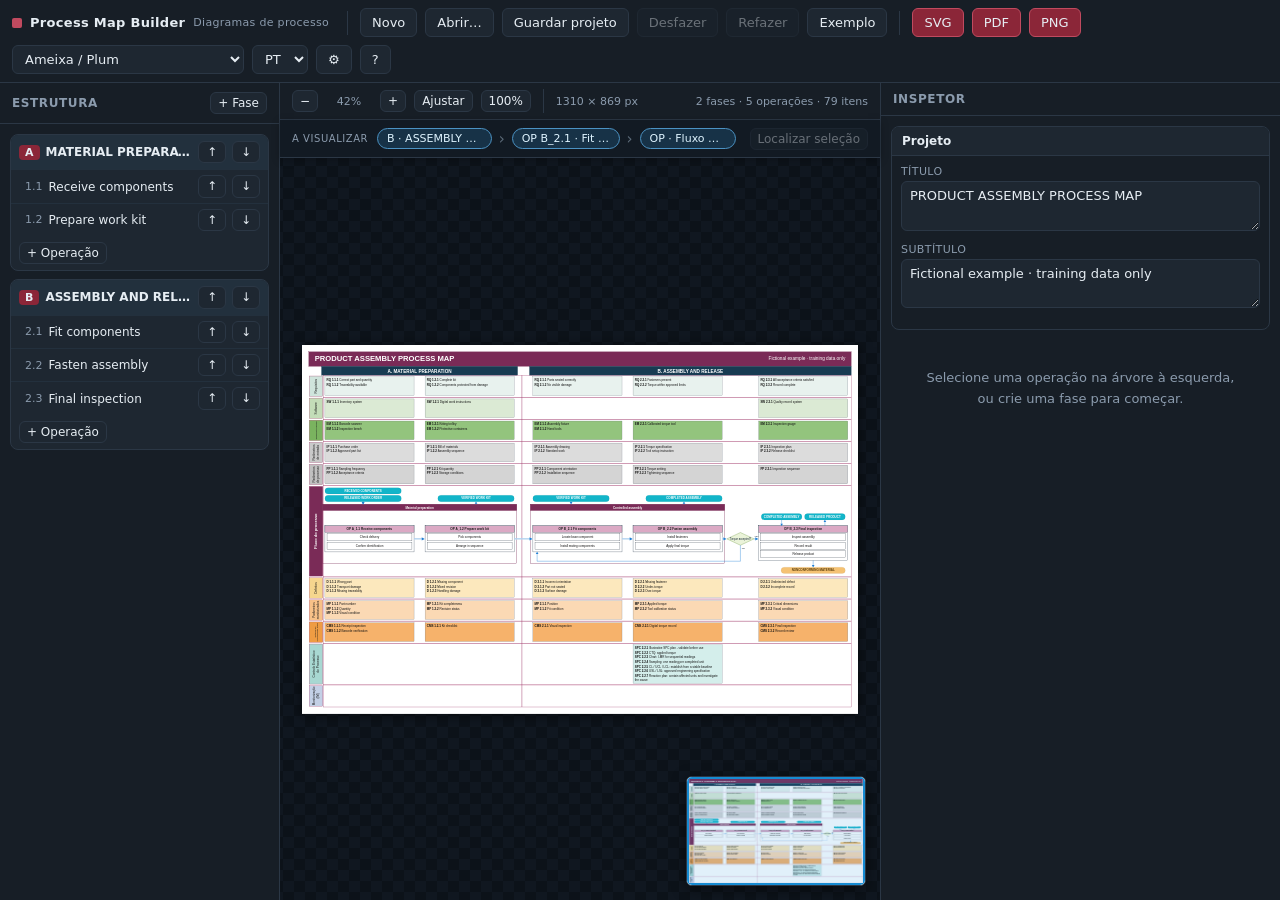
<file: app/index.html>
<!DOCTYPE html>
<html lang="pt">
<head>
<meta charset="utf-8">
<meta name="viewport" content="width=device-width, initial-scale=1">
<meta http-equiv="refresh" content="0; url=ProcessMap_Builder.html">
<title>Process Map Builder</title>
<link rel="canonical" href="ProcessMap_Builder.html">
</head>
<body>
<p><a href="ProcessMap_Builder.html">Abrir Process Map Builder</a></p>
<script>location.replace("ProcessMap_Builder.html"+location.search+location.hash);</script>
</body>
</html>
</file>
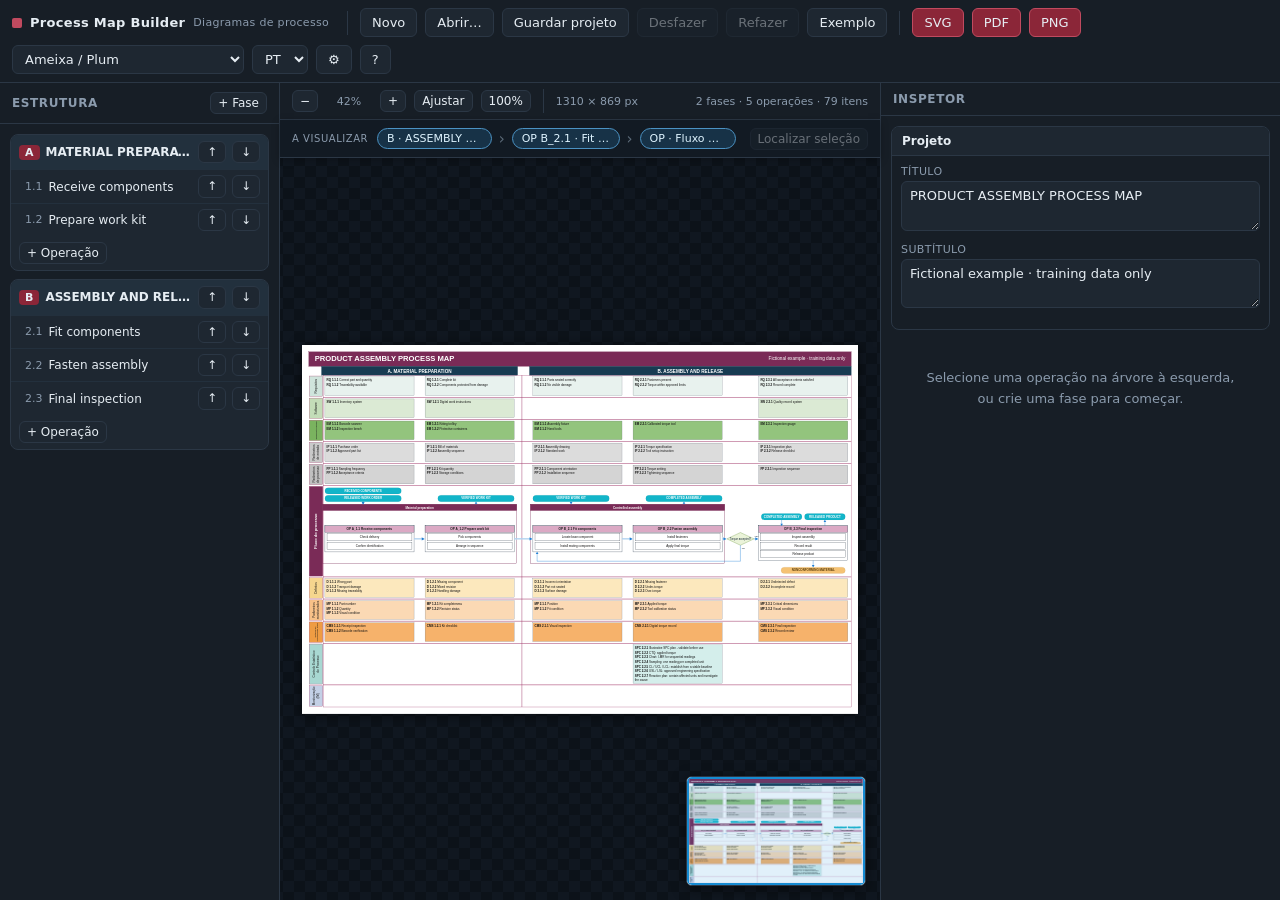
<file: app/ProcessMap_Builder.html>
<!DOCTYPE html>
<html lang="pt">
<head>
<meta charset="utf-8">
<meta name="viewport" content="width=device-width, initial-scale=1">
<title>Process Map Builder</title>
<link rel="stylesheet" href="ProcessMap_Builder.css">
</head>
<body>
<div id="app">
  <div id="topbar">
    <div id="brand"><span class="dot"></span><span>Process Map Builder</span><small id="brandSub">Diagramas de processo</small></div>
    <div class="tb-sep"></div>
    <button class="btn" id="btnNew" data-i18n="new">Novo</button>
    <button class="btn" id="btnOpen" data-i18n="open">Abrir…</button>
    <button class="btn" id="btnSave" data-i18n="save">Guardar projeto</button>
    <button class="btn" id="btnUndo" data-i18n="undo" disabled>Desfazer</button>
    <button class="btn" id="btnRedo" data-i18n="redo" disabled>Refazer</button>
    <button class="btn" id="btnExample" data-i18n="example">Exemplo</button>
    <div class="tb-sep"></div>
    <button class="btn primary" id="btnSvg">SVG</button>
    <button class="btn primary" id="btnPdf">PDF</button>
    <button class="btn primary" id="btnPng">PNG</button>
    <div class="spacer"></div>
    <select id="themeSel" title="Tema"></select>
    <select id="langSel" title="Idioma"><option value="pt">PT</option><option value="en">EN</option></select>
    <button class="btn" id="btnSettings">⚙</button>
    <button class="btn" id="btnHelp">?</button>
  </div>

  <div id="main">
    <!-- ================= TREE ================= -->
    <div id="tree">
      <div class="pane-head"><span data-i18n="structure">Estrutura</span>
        <div class="spacer"></div>
        <button class="btn sm" id="btnAddPhase">+ <span data-i18n="phase">Fase</span></button>
      </div>
      <div class="pane-body" id="treeBody"></div>
    </div>

    <!-- ================= CENTER ================= -->
    <div id="center">
      <div id="viewbar">
        <button class="btn sm hidden" id="btnTreeToggle" data-i18n-title="structure" aria-label="Estrutura">☰</button>
        <button class="btn sm" id="zOut">−</button>
        <span id="zLbl" class="tiny" style="width:46px;text-align:center">100%</span>
        <button class="btn sm" id="zIn">+</button>
        <button class="btn sm" id="zFit" data-i18n="fit">Ajustar</button>
        <button class="btn sm" id="z100">100%</button>
        <div class="tb-sep"></div>
        <span class="tiny" id="dims"></span>
        <div class="spacer"></div>
        <span class="tiny" id="stats"></span>
        <button class="btn sm hidden" id="btnInspectorToggle" data-i18n-title="inspector" aria-label="Inspetor">☷</button>
      </div>
      <div id="mapContext" aria-live="polite">
        <span class="context-caption" data-i18n="viewing">A visualizar</span>
        <button class="context-chip" id="contextPhase" type="button" disabled>—</button>
        <span class="context-separator">›</span>
        <button class="context-chip" id="contextOperation" type="button" disabled>—</button>
        <span class="context-separator">›</span>
        <button class="context-chip" id="contextLayer" type="button" disabled>—</button>
        <div class="spacer"></div>
        <button class="btn sm" id="btnLocateSelection" type="button" data-i18n="locateSelection">Localizar seleção</button>
      </div>
      <div id="canvasWrap" tabindex="0" aria-label="Pré-visualização do mapa de processo">
        <div id="stageOuter"><div id="stage"></div></div>
        <div id="minimap" aria-label="Minimapa" role="navigation"><div id="miniView"></div></div>
      </div>
    </div>

    <!-- ================= INSPECTOR ================= -->
    <div id="inspector">
      <div class="pane-head"><span id="inspTitle" data-i18n="inspector">Inspetor</span></div>
      <div class="pane-body" id="inspBody"></div>
    </div>
  </div>
</div>

<dialog id="dlgSettings">
  <div class="dlg-h" data-i18n="settings">Definições</div>
  <div class="dlg-b" id="settingsBody"></div>
  <div class="dlg-f"><button class="btn" id="setClose" data-i18n="close">Fechar</button></div>
</dialog>

<dialog id="dlgHelp">
  <div class="dlg-h" data-i18n="helpTitle">Como usar</div>
  <div class="dlg-b" id="helpBody"></div>
  <div class="dlg-f"><button class="btn" id="helpClose" data-i18n="close">Fechar</button></div>
</dialog>

<input type="file" id="fileInput" accept=".json,application/json" style="display:none">
<div id="toast"></div>

<script src="ProcessMap_Core.js"></script>
<script src="ProcessMap_Export.js"></script>
<script src="ProcessMap_UI.js"></script>
</body>
</html>
</file>
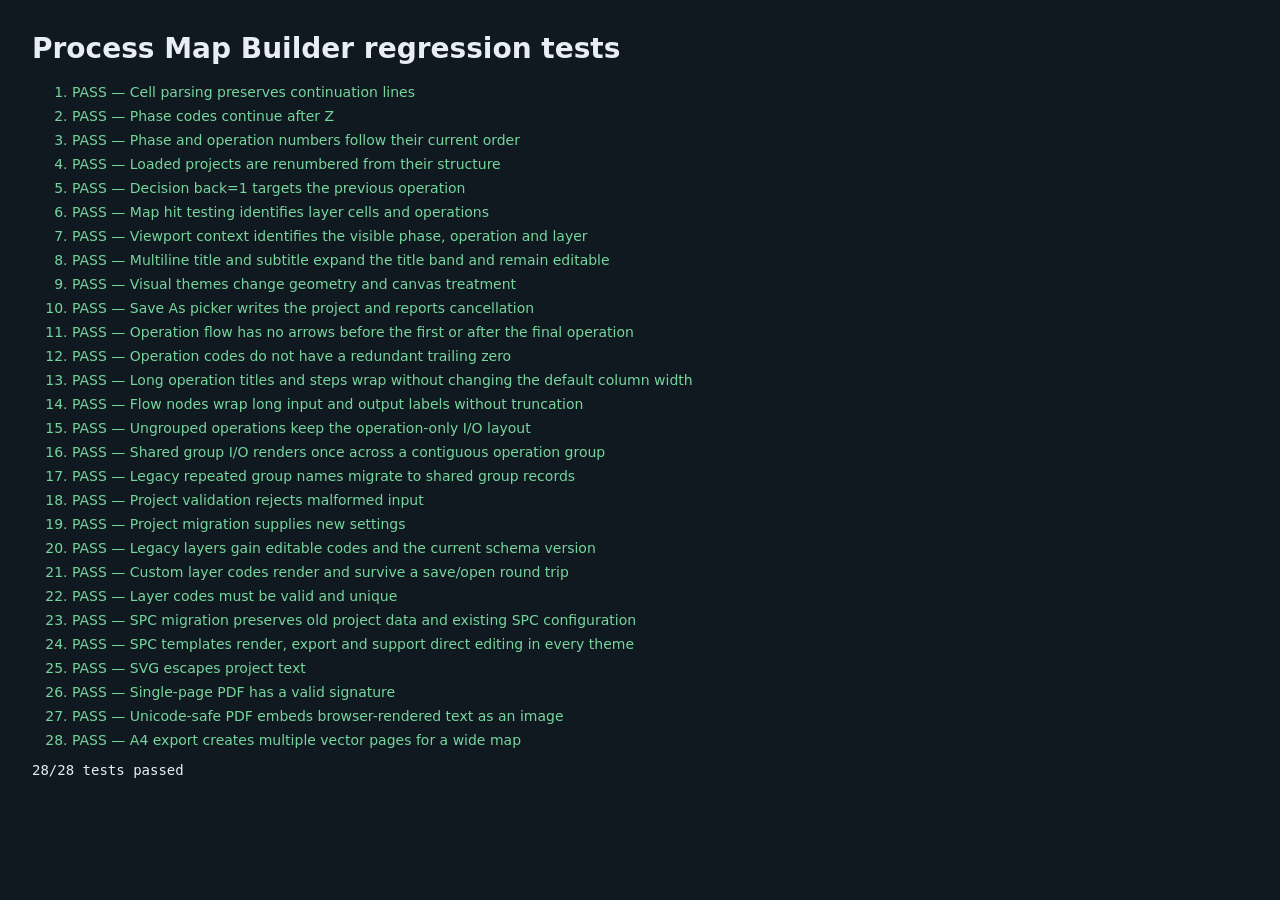
<file: app/ProcessMap_Tests.html>
<!DOCTYPE html>
<html lang="en">
<head>
<meta charset="utf-8">
<meta name="viewport" content="width=device-width, initial-scale=1">
<title>Process Map Builder tests</title>
<style>
body{font:14px system-ui,sans-serif;margin:32px;background:#101820;color:#e8eef4}
li{margin:8px 0}.pass{color:#75d69c}.fail{color:#ff8585}pre{white-space:pre-wrap}
</style>
</head>
<body>
<h1>Process Map Builder regression tests</h1>
<ol id="results"></ol>
<pre id="summary"></pre>
<script src="ProcessMap_Core.js"></script>
<script src="ProcessMap_Export.js"></script>
<script src="ProcessMap_Tests.js"></script>
</body>
</html>
</file>
<file: app/ProcessMap_Builder.css>
:root{
  --bg:#0f1419; --panel:#171e26; --panel2:#1e2731; --line:#2b3745;
  --txt:#e6edf3; --muted:#8b9bad; --accent:#8B2638; --accent2:#c04a5f;
  --ok:#2e9e5b;
}
*{box-sizing:border-box}
html,body{margin:0;height:100%;font-family:"Segoe UI",Inter,system-ui,sans-serif;background:var(--bg);color:var(--txt);font-size:13px}
button,input,select,textarea{font-family:inherit;font-size:13px}
#app{display:flex;flex-direction:column;height:100%}

/* ---------- top bar ---------- */
#topbar{display:flex;align-items:center;gap:8px;padding:8px 12px;background:var(--panel);border-bottom:1px solid var(--line);flex-wrap:wrap}
#brand{font-weight:700;letter-spacing:.3px;margin-right:6px;display:flex;align-items:center;gap:8px}
#brand .dot{width:10px;height:10px;border-radius:2px;background:var(--accent2)}
#brand small{font-weight:400;color:var(--muted);font-size:11px}
.tb-sep{width:1px;height:24px;background:var(--line);margin:0 4px}
.btn{background:var(--panel2);color:var(--txt);border:1px solid var(--line);border-radius:6px;padding:6px 11px;cursor:pointer;white-space:nowrap}
.btn:hover{background:#28323e;border-color:#3b4a5c}
.btn:focus-visible,select:focus-visible,input:focus-visible,textarea:focus-visible{outline:2px solid #69b7ff;outline-offset:2px}
.btn:disabled{opacity:.4;cursor:not-allowed}
.btn.primary{background:var(--accent);border-color:var(--accent2)}
.btn.primary:hover{background:#a32e42}
.btn.danger{color:#ffb1b1;border-color:#713b43}
.btn.danger:hover{background:#4a252d;border-color:#a64b5a}
.btn.sm{padding:3px 7px;font-size:12px}
.btn.icon{padding:3px 8px;line-height:1.2}
select,input[type=text],input[type=number],textarea{background:var(--panel2);color:var(--txt);border:1px solid var(--line);border-radius:6px;padding:5px 8px;width:100%}
textarea{resize:vertical;line-height:1.45}
#topbar select{width:auto}
.spacer{flex:1}

/* ---------- main ---------- */
#main{flex:1;display:flex;min-height:0}
#tree{width:280px;min-width:200px;background:var(--panel);border-right:1px solid var(--line);display:flex;flex-direction:column}
#inspector{width:400px;min-width:300px;background:var(--panel);border-left:1px solid var(--line);display:flex;flex-direction:column}
.pane-head{padding:9px 12px;border-bottom:1px solid var(--line);font-weight:600;font-size:12px;text-transform:uppercase;letter-spacing:.6px;color:var(--muted);display:flex;align-items:center;gap:6px}
.pane-body{flex:1;overflow:auto;padding:10px}
#center{flex:1;display:flex;flex-direction:column;min-width:0;background:#0b0f14;position:relative}
#viewbar{display:flex;align-items:center;gap:8px;padding:6px 12px;border-bottom:1px solid var(--line);background:var(--panel)}
#mapContext{min-height:38px;display:flex;align-items:center;gap:7px;padding:5px 12px;background:#121a23;
  border-bottom:1px solid var(--line);box-shadow:0 2px 8px #0004;z-index:3;white-space:nowrap;overflow:hidden}
.context-caption{font-size:10px;color:var(--muted);text-transform:uppercase;letter-spacing:.55px;margin-right:2px}
.context-chip{max-width:240px;overflow:hidden;text-overflow:ellipsis;white-space:nowrap;background:#1d2935;color:var(--txt);
  border:1px solid #334354;border-radius:14px;padding:3px 9px;font-size:11px;cursor:pointer}
.context-chip:hover:not(:disabled){background:#283849;border-color:#526a82}
.context-chip:disabled{cursor:default;opacity:.65}
.context-chip.current{border-color:#4b92c3;background:#173247;color:#dff4ff}
.context-separator{color:#5c6b79;font-size:15px}
#canvasWrap{flex:1;overflow:auto;padding:20px;background:
   repeating-conic-gradient(#101720 0% 25%, #0c1219 0% 50%) 50%/22px 22px;display:flex}
#canvasWrap.panning{cursor:grabbing;user-select:none}
#stageOuter{margin:auto;position:relative}
#stage{transform-origin:0 0;position:absolute;top:0;left:0;background:#fff;box-shadow:0 4px 30px rgba(0,0,0,.6)}
#stage svg{display:block}
#stage.editable{cursor:text}
.map-selection-marker{position:absolute;pointer-events:none;border:2px solid #168bd2;background:#168bd20b;
  box-shadow:0 0 0 2px #ffffffaa,0 0 14px #168bd288;z-index:2}
.map-editor{position:fixed;z-index:100;width:min(420px,calc(100vw - 24px));background:var(--panel);
  color:var(--txt);border:1px solid #69b7ff;border-radius:9px;box-shadow:0 8px 30px #000c;padding:10px}
.map-editor label{display:block;margin-bottom:6px;font-weight:600}
.map-editor textarea{min-height:110px;max-height:45vh}
.map-editor .actions{display:flex;justify-content:flex-end;gap:7px;margin-top:8px}

/* tree */
.phase{margin-bottom:8px;border:1px solid var(--line);border-radius:8px;overflow:hidden;background:var(--panel2)}
.phase-head{display:flex;align-items:center;gap:6px;padding:6px 8px;background:#22303d;cursor:pointer}
.phase-head .code{background:var(--accent);border-radius:4px;padding:1px 6px;font-weight:700;font-size:11px}
.phase-head .nm{flex:1;font-weight:600;font-size:12px;overflow:hidden;text-overflow:ellipsis;white-space:nowrap}
.op{display:flex;align-items:center;gap:6px;padding:5px 8px 5px 14px;cursor:pointer;border-top:1px solid #23303d;font-size:12px}
.op:hover{background:#243140}
.op.sel{background:var(--accent);color:#fff}
.op .num{color:var(--muted);font-variant-numeric:tabular-nums;font-size:11px}
.op.sel .num{color:#f3d9de}
.op .nm{flex:1;overflow:hidden;text-overflow:ellipsis;white-space:nowrap}
.tiny{font-size:11px;color:var(--muted)}
.row{display:flex;gap:6px;align-items:center}
.row>*{min-width:0}
.field{margin-bottom:9px}
.field label{display:block;font-size:11px;color:var(--muted);margin-bottom:3px;text-transform:uppercase;letter-spacing:.4px}
.sec{border:1px solid var(--line);border-radius:8px;margin-bottom:8px;overflow:hidden}
.sec>h4{margin:0;padding:7px 10px;background:var(--panel2);font-size:12px;cursor:pointer;display:flex;align-items:center;gap:8px;font-weight:600}
.sec>h4 .swatch{width:12px;height:12px;border-radius:3px;border:1px solid #0006}
.sec>h4 .cnt{margin-left:auto;color:var(--muted);font-weight:400;font-size:11px}
.sec .body{padding:9px;display:none;border-top:1px solid var(--line)}
.sec.open .body{display:block}
.empty{color:var(--muted);text-align:center;padding:30px 14px;line-height:1.6}
dialog{background:var(--panel);color:var(--txt);border:1px solid var(--line);border-radius:12px;padding:0;max-width:820px;width:92vw}
dialog::backdrop{background:#000a}
.dlg-h{padding:12px 16px;border-bottom:1px solid var(--line);font-weight:600;display:flex;align-items:center}
.dlg-b{padding:16px;max-height:70vh;overflow:auto}
.dlg-f{padding:12px 16px;border-top:1px solid var(--line);display:flex;gap:8px;justify-content:flex-end}
table.grid{width:100%;border-collapse:collapse}
table.grid th,table.grid td{border:1px solid var(--line);padding:5px 7px;text-align:left;font-size:12px}
table.grid th{background:var(--panel2);color:var(--muted);font-weight:600}
.chip{display:inline-flex;align-items:center;gap:5px;background:var(--panel2);border:1px solid var(--line);border-radius:20px;padding:2px 6px 2px 10px;margin:0 4px 4px 0;font-size:12px}
.chip button{background:none;border:none;color:var(--muted);cursor:pointer;font-size:14px;line-height:1;padding:0 2px}
.chip button:hover{color:#ff8a8a}
#toast{position:fixed;bottom:22px;left:50%;transform:translateX(-50%);background:#1c2732;border:1px solid var(--line);border-left:3px solid var(--ok);padding:10px 16px;border-radius:8px;opacity:0;transition:.25s;pointer-events:none;z-index:99}
#toast.show{opacity:1}
#minimap{position:absolute;right:14px;bottom:14px;width:180px;height:110px;background:#fff;border:1px solid var(--line);
  border-radius:6px;box-shadow:0 3px 14px #0008;z-index:4;overflow:hidden;cursor:pointer}
#minimap svg{width:100%;height:100%;display:block}
#miniView{position:absolute;border:2px solid #168bd2;background:#168bd220;pointer-events:none}
.help{font-size:11px;color:var(--muted);line-height:1.5;margin-top:4px}
.hidden{display:none!important}
@media(max-width:1050px){
  #tree{width:220px;min-width:170px}
  #inspector{width:320px;min-width:250px}
  #topbar{gap:5px;padding:6px 8px}
  #brand small,.tb-sep{display:none}
}
@media(max-width:760px){
  #main{position:relative}
  #tree,#inspector{position:absolute;top:0;bottom:0;z-index:8;box-shadow:0 4px 20px #000b;transition:transform .2s}
  #tree{left:0;width:min(86vw,320px);transform:translateX(-105%)}
  #inspector{right:0;width:min(90vw,400px);transform:translateX(105%)}
  #tree.mobile-open,#inspector.mobile-open{transform:translateX(0)}
  #btnTreeToggle,#btnInspectorToggle{display:inline-block!important}
  #minimap{width:130px;height:80px}
  #mapContext{padding:4px 8px;gap:4px}
  .context-caption,.context-separator{display:none}
  .context-chip{max-width:31vw;padding:3px 7px}
  #btnLocateSelection{font-size:0;padding:4px 7px}
  #btnLocateSelection::after{content:"◎";font-size:14px}
}
</file>
